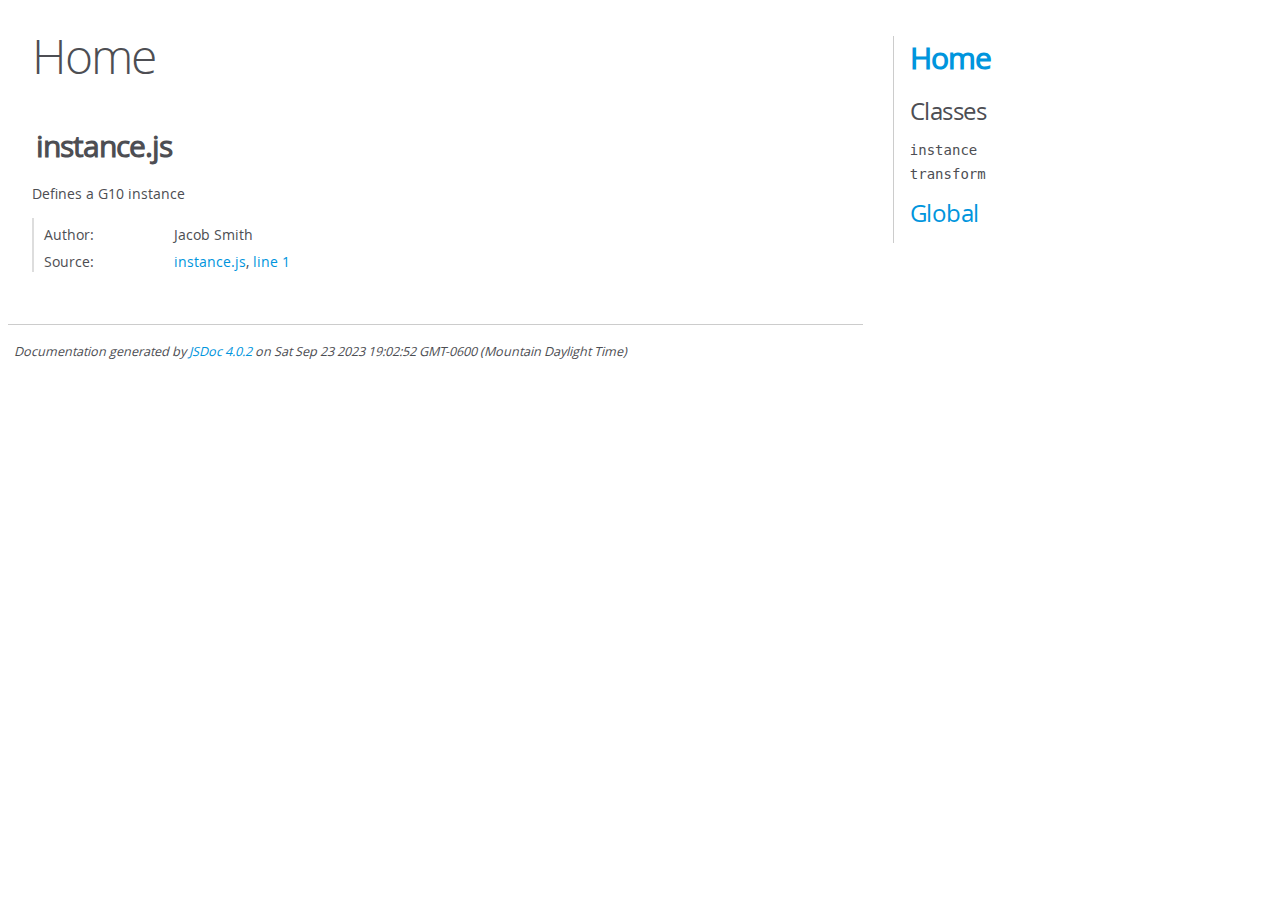
<file: docs/index.html>
<!DOCTYPE html>
<html lang="en">
<head>
    <meta charset="utf-8">
    <title>JSDoc: Home</title>

    <script src="scripts/prettify/prettify.js"> </script>
    <script src="scripts/prettify/lang-css.js"> </script>
    <!--[if lt IE 9]>
      <script src="//html5shiv.googlecode.com/svn/trunk/html5.js"></script>
    <![endif]-->
    <link type="text/css" rel="stylesheet" href="styles/prettify-tomorrow.css">
    <link type="text/css" rel="stylesheet" href="styles/jsdoc-default.css">
</head>

<body>

<div id="main">

    <h1 class="page-title">Home</h1>

    



    


    <h3> </h3>










    












<section>

<header>
    
        <h2>instance.js</h2>
        
    
</header>

<article>
    <div class="container-overview">
    
        
            <div class="description">Defines a G10 instance</div>
        

        


<dl class="details">

    

    

    

    

    

    

    

    

    
    <dt class="tag-author">Author:</dt>
    <dd class="tag-author">
        <ul>
            <li>Jacob Smith</li>
        </ul>
    </dd>
    

    

    

    

    
    <dt class="tag-source">Source:</dt>
    <dd class="tag-source"><ul class="dummy"><li>
        <a href="instance.js.html">instance.js</a>, <a href="instance.js.html#line1">line 1</a>
    </li></ul></dd>
    

    

    

    
</dl>


        
    
    </div>

    

    

    

    

    

    

    

    

    

    
</article>

</section>




</div>

<nav>
    <h2><a href="index.html">Home</a></h2><h3>Classes</h3><ul><li><a href="instance.html">instance</a></li><li><a href="global.html#transform">transform</a></li></ul><h3><a href="global.html">Global</a></h3>
</nav>

<br class="clear">

<footer>
    Documentation generated by <a href="https://github.com/jsdoc/jsdoc">JSDoc 4.0.2</a> on Sat Sep 23 2023 19:02:52 GMT-0600 (Mountain Daylight Time)
</footer>

<script> prettyPrint(); </script>
<script src="scripts/linenumber.js"> </script>
</body>
</html>
</file>
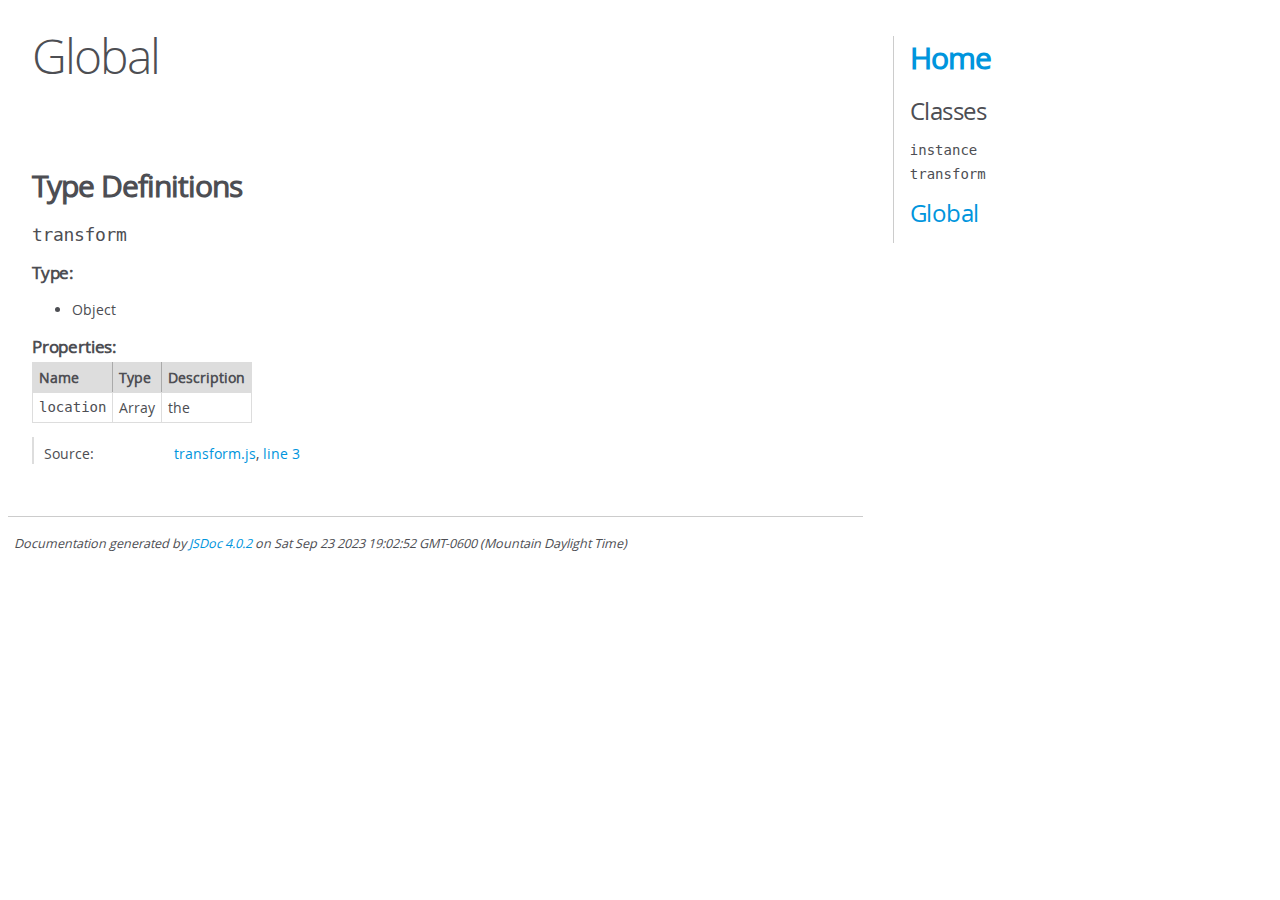
<file: docs/global.html>
<!DOCTYPE html>
<html lang="en">
<head>
    <meta charset="utf-8">
    <title>JSDoc: Global</title>

    <script src="scripts/prettify/prettify.js"> </script>
    <script src="scripts/prettify/lang-css.js"> </script>
    <!--[if lt IE 9]>
      <script src="//html5shiv.googlecode.com/svn/trunk/html5.js"></script>
    <![endif]-->
    <link type="text/css" rel="stylesheet" href="styles/prettify-tomorrow.css">
    <link type="text/css" rel="stylesheet" href="styles/jsdoc-default.css">
</head>

<body>

<div id="main">

    <h1 class="page-title">Global</h1>

    




<section>

<header>
    
        <h2></h2>
        
    
</header>

<article>
    <div class="container-overview">
    
        

        


<dl class="details">

    

    

    

    

    

    

    

    

    

    

    

    

    

    

    

    
</dl>


        
    
    </div>

    

    

    

    

    

    

    

    

    
        <h3 class="subsection-title">Type Definitions</h3>

        
                
<h4 class="name" id="transform">transform</h4>






    <h5>Type:</h5>
    <ul>
        <li>
            
<span class="param-type">Object</span>


        </li>
    </ul>





    <h5 class="subsection-title">Properties:</h5>

    

<table class="props">
    <thead>
    <tr>
        
        <th>Name</th>
        

        <th>Type</th>

        

        

        <th class="last">Description</th>
    </tr>
    </thead>

    <tbody>
    

        <tr>
            
                <td class="name"><code>location</code></td>
            

            <td class="type">
            
                
<span class="param-type">Array</span>


            
            </td>

            

            

            <td class="description last">the</td>
        </tr>

    
    </tbody>
</table>




<dl class="details">

    

    

    

    

    

    

    

    

    

    

    

    

    
    <dt class="tag-source">Source:</dt>
    <dd class="tag-source"><ul class="dummy"><li>
        <a href="transform.js.html">transform.js</a>, <a href="transform.js.html#line3">line 3</a>
    </li></ul></dd>
    

    

    

    
</dl>






            
    

    
</article>

</section>




</div>

<nav>
    <h2><a href="index.html">Home</a></h2><h3>Classes</h3><ul><li><a href="instance.html">instance</a></li><li><a href="global.html#transform">transform</a></li></ul><h3><a href="global.html">Global</a></h3>
</nav>

<br class="clear">

<footer>
    Documentation generated by <a href="https://github.com/jsdoc/jsdoc">JSDoc 4.0.2</a> on Sat Sep 23 2023 19:02:52 GMT-0600 (Mountain Daylight Time)
</footer>

<script> prettyPrint(); </script>
<script src="scripts/linenumber.js"> </script>
</body>
</html>
</file>
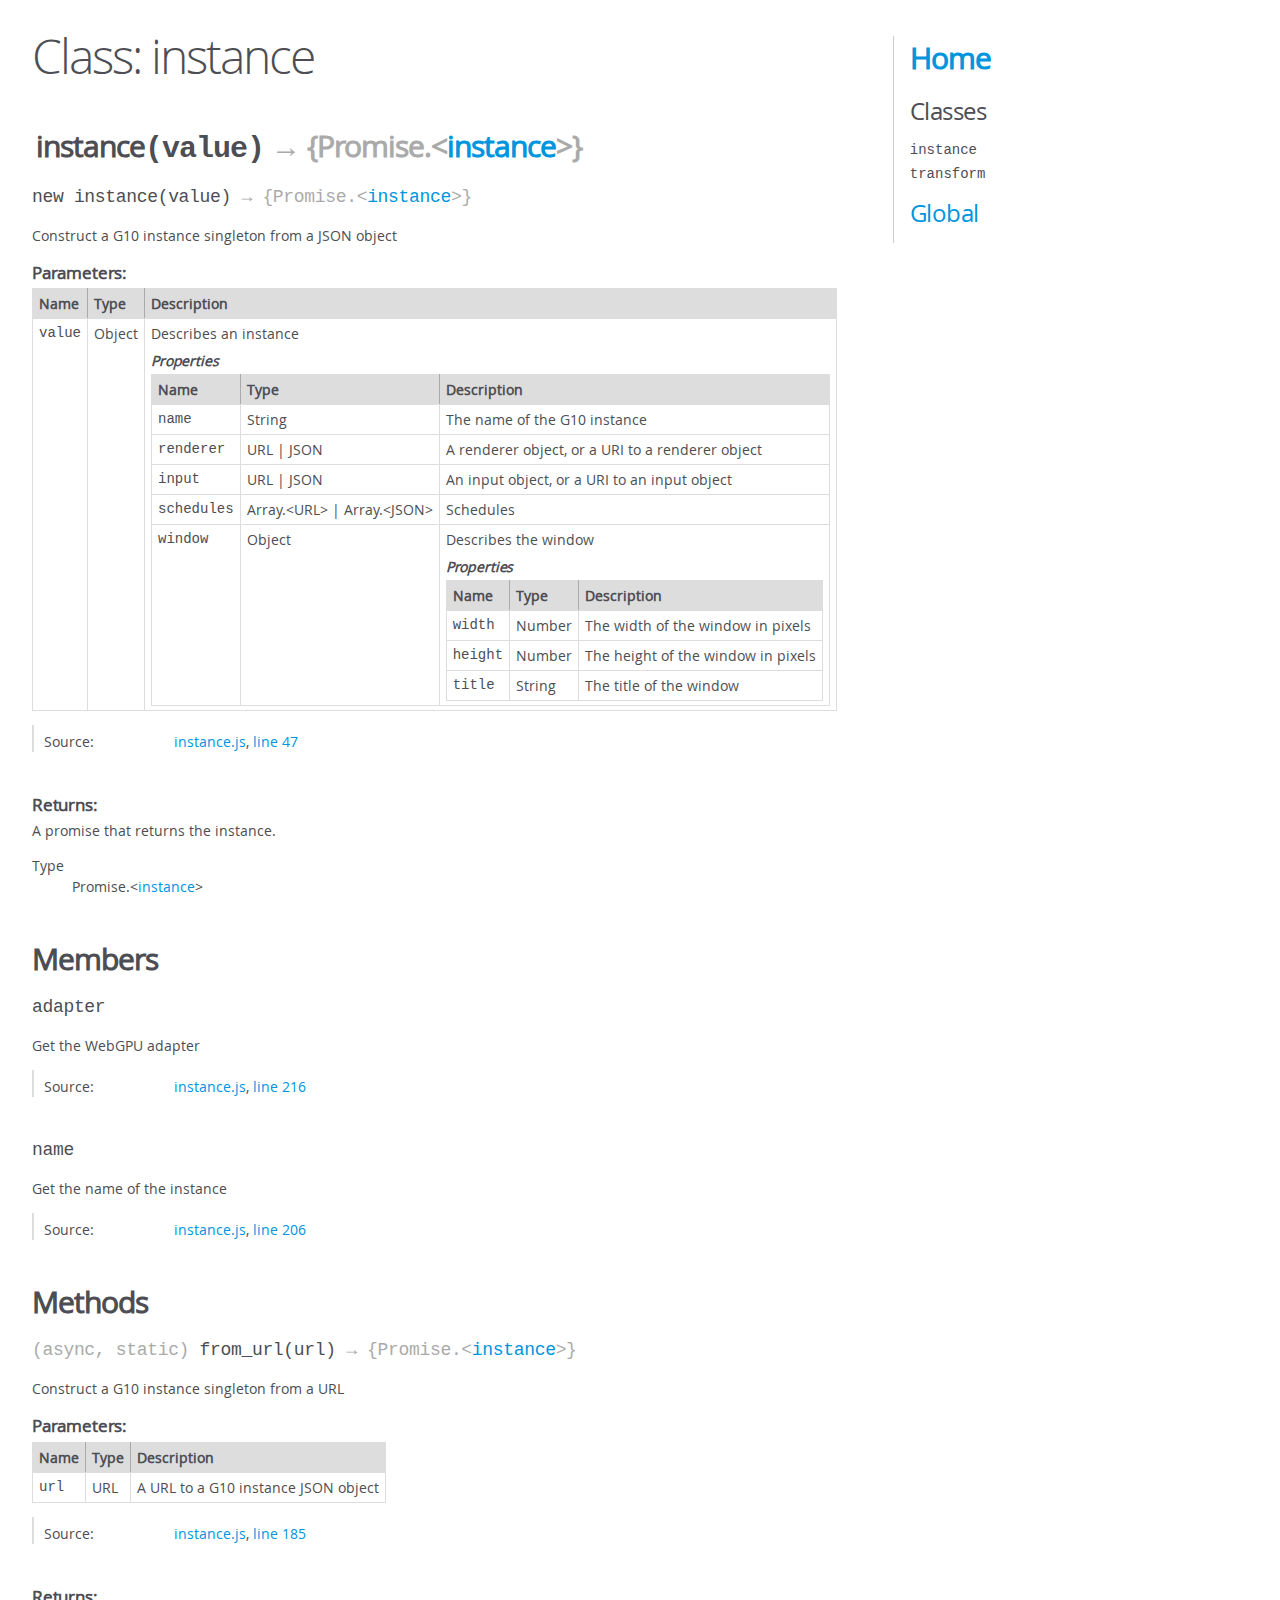
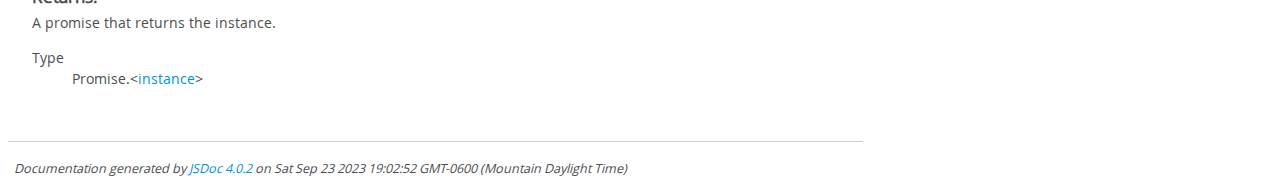
<file: docs/instance.html>
<!DOCTYPE html>
<html lang="en">
<head>
    <meta charset="utf-8">
    <title>JSDoc: Class: instance</title>

    <script src="scripts/prettify/prettify.js"> </script>
    <script src="scripts/prettify/lang-css.js"> </script>
    <!--[if lt IE 9]>
      <script src="//html5shiv.googlecode.com/svn/trunk/html5.js"></script>
    <![endif]-->
    <link type="text/css" rel="stylesheet" href="styles/prettify-tomorrow.css">
    <link type="text/css" rel="stylesheet" href="styles/jsdoc-default.css">
</head>

<body>

<div id="main">

    <h1 class="page-title">Class: instance</h1>

    




<section>

<header>
    
        <h2><span class="attribs"><span class="type-signature"></span></span>instance<span class="signature">(value)</span><span class="type-signature"> &rarr; {Promise.&lt;<a href="instance.html">instance</a>>}</span></h2>
        
    
</header>

<article>
    <div class="container-overview">
    
        

    

    
    <h4 class="name" id="instance"><span class="type-signature"></span>new instance<span class="signature">(value)</span><span class="type-signature"> &rarr; {Promise.&lt;<a href="instance.html">instance</a>>}</span></h4>
    

    



<div class="description">
    Construct a G10 instance singleton from a JSON object
</div>









    <h5>Parameters:</h5>
    

<table class="params">
    <thead>
    <tr>
        
        <th>Name</th>
        

        <th>Type</th>

        

        

        <th class="last">Description</th>
    </tr>
    </thead>

    <tbody>
    

        <tr>
            
                <td class="name"><code>value</code></td>
            

            <td class="type">
            
                
<span class="param-type">Object</span>


            
            </td>

            

            

            <td class="description last">Describes an instance
                <h6>Properties</h6>
                

<table class="params">
    <thead>
    <tr>
        
        <th>Name</th>
        

        <th>Type</th>

        

        

        <th class="last">Description</th>
    </tr>
    </thead>

    <tbody>
    

        <tr>
            
                <td class="name"><code>name</code></td>
            

            <td class="type">
            
                
<span class="param-type">String</span>


            
            </td>

            

            

            <td class="description last">The name of the G10 instance</td>
        </tr>

    

        <tr>
            
                <td class="name"><code>renderer</code></td>
            

            <td class="type">
            
                
<span class="param-type">URL</span>
|

<span class="param-type">JSON</span>


            
            </td>

            

            

            <td class="description last">A renderer object, or a URI to a renderer object</td>
        </tr>

    

        <tr>
            
                <td class="name"><code>input</code></td>
            

            <td class="type">
            
                
<span class="param-type">URL</span>
|

<span class="param-type">JSON</span>


            
            </td>

            

            

            <td class="description last">An input object, or a URI to an input object</td>
        </tr>

    

        <tr>
            
                <td class="name"><code>schedules</code></td>
            

            <td class="type">
            
                
<span class="param-type">Array.&lt;URL></span>
|

<span class="param-type">Array.&lt;JSON></span>


            
            </td>

            

            

            <td class="description last">Schedules</td>
        </tr>

    

        <tr>
            
                <td class="name"><code>window</code></td>
            

            <td class="type">
            
                
<span class="param-type">Object</span>


            
            </td>

            

            

            <td class="description last">Describes the window
                <h6>Properties</h6>
                

<table class="params">
    <thead>
    <tr>
        
        <th>Name</th>
        

        <th>Type</th>

        

        

        <th class="last">Description</th>
    </tr>
    </thead>

    <tbody>
    

        <tr>
            
                <td class="name"><code>width</code></td>
            

            <td class="type">
            
                
<span class="param-type">Number</span>


            
            </td>

            

            

            <td class="description last">The width of the window in pixels</td>
        </tr>

    

        <tr>
            
                <td class="name"><code>height</code></td>
            

            <td class="type">
            
                
<span class="param-type">Number</span>


            
            </td>

            

            

            <td class="description last">The height of the window in pixels</td>
        </tr>

    

        <tr>
            
                <td class="name"><code>title</code></td>
            

            <td class="type">
            
                
<span class="param-type">String</span>


            
            </td>

            

            

            <td class="description last">The title of the window</td>
        </tr>

    
    </tbody>
</table>

            </td>
        </tr>

    
    </tbody>
</table>

            </td>
        </tr>

    
    </tbody>
</table>






<dl class="details">

    

    

    

    

    

    

    

    

    

    

    

    

    
    <dt class="tag-source">Source:</dt>
    <dd class="tag-source"><ul class="dummy"><li>
        <a href="instance.js.html">instance.js</a>, <a href="instance.js.html#line47">line 47</a>
    </li></ul></dd>
    

    

    

    
</dl>















<h5>Returns:</h5>

        
<div class="param-desc">
    A promise that returns the instance.
</div>



<dl>
    <dt>
        Type
    </dt>
    <dd>
        
<span class="param-type">Promise.&lt;<a href="instance.html">instance</a>></span>


    </dd>
</dl>

    





    
    </div>

    

    

    

    

    

    

    
        <h3 class="subsection-title">Members</h3>

        
            
<h4 class="name" id="adapter"><span class="type-signature"></span>adapter<span class="type-signature"></span></h4>




<div class="description">
    Get the WebGPU adapter
</div>







<dl class="details">

    

    

    

    

    

    

    

    

    

    

    

    

    
    <dt class="tag-source">Source:</dt>
    <dd class="tag-source"><ul class="dummy"><li>
        <a href="instance.js.html">instance.js</a>, <a href="instance.js.html#line216">line 216</a>
    </li></ul></dd>
    

    

    

    
</dl>






        
            
<h4 class="name" id="name"><span class="type-signature"></span>name<span class="type-signature"></span></h4>




<div class="description">
    Get the name of the instance
</div>







<dl class="details">

    

    

    

    

    

    

    

    

    

    

    

    

    
    <dt class="tag-source">Source:</dt>
    <dd class="tag-source"><ul class="dummy"><li>
        <a href="instance.js.html">instance.js</a>, <a href="instance.js.html#line206">line 206</a>
    </li></ul></dd>
    

    

    

    
</dl>






        
    

    
        <h3 class="subsection-title">Methods</h3>

        
            

    

    
    <h4 class="name" id=".from_url"><span class="type-signature">(async, static) </span>from_url<span class="signature">(url)</span><span class="type-signature"> &rarr; {Promise.&lt;<a href="instance.html">instance</a>>}</span></h4>
    

    



<div class="description">
    Construct a G10 instance singleton from a URL
</div>









    <h5>Parameters:</h5>
    

<table class="params">
    <thead>
    <tr>
        
        <th>Name</th>
        

        <th>Type</th>

        

        

        <th class="last">Description</th>
    </tr>
    </thead>

    <tbody>
    

        <tr>
            
                <td class="name"><code>url</code></td>
            

            <td class="type">
            
                
<span class="param-type">URL</span>


            
            </td>

            

            

            <td class="description last">A URL to a G10 instance JSON object</td>
        </tr>

    
    </tbody>
</table>






<dl class="details">

    

    

    

    

    

    

    

    

    

    

    

    

    
    <dt class="tag-source">Source:</dt>
    <dd class="tag-source"><ul class="dummy"><li>
        <a href="instance.js.html">instance.js</a>, <a href="instance.js.html#line185">line 185</a>
    </li></ul></dd>
    

    

    

    
</dl>















<h5>Returns:</h5>

        
<div class="param-desc">
    A promise that returns the instance.
</div>



<dl>
    <dt>
        Type
    </dt>
    <dd>
        
<span class="param-type">Promise.&lt;<a href="instance.html">instance</a>></span>


    </dd>
</dl>

    





        
    

    

    
</article>

</section>




</div>

<nav>
    <h2><a href="index.html">Home</a></h2><h3>Classes</h3><ul><li><a href="instance.html">instance</a></li><li><a href="global.html#transform">transform</a></li></ul><h3><a href="global.html">Global</a></h3>
</nav>

<br class="clear">

<footer>
    Documentation generated by <a href="https://github.com/jsdoc/jsdoc">JSDoc 4.0.2</a> on Sat Sep 23 2023 19:02:52 GMT-0600 (Mountain Daylight Time)
</footer>

<script> prettyPrint(); </script>
<script src="scripts/linenumber.js"> </script>
</body>
</html>
</file>
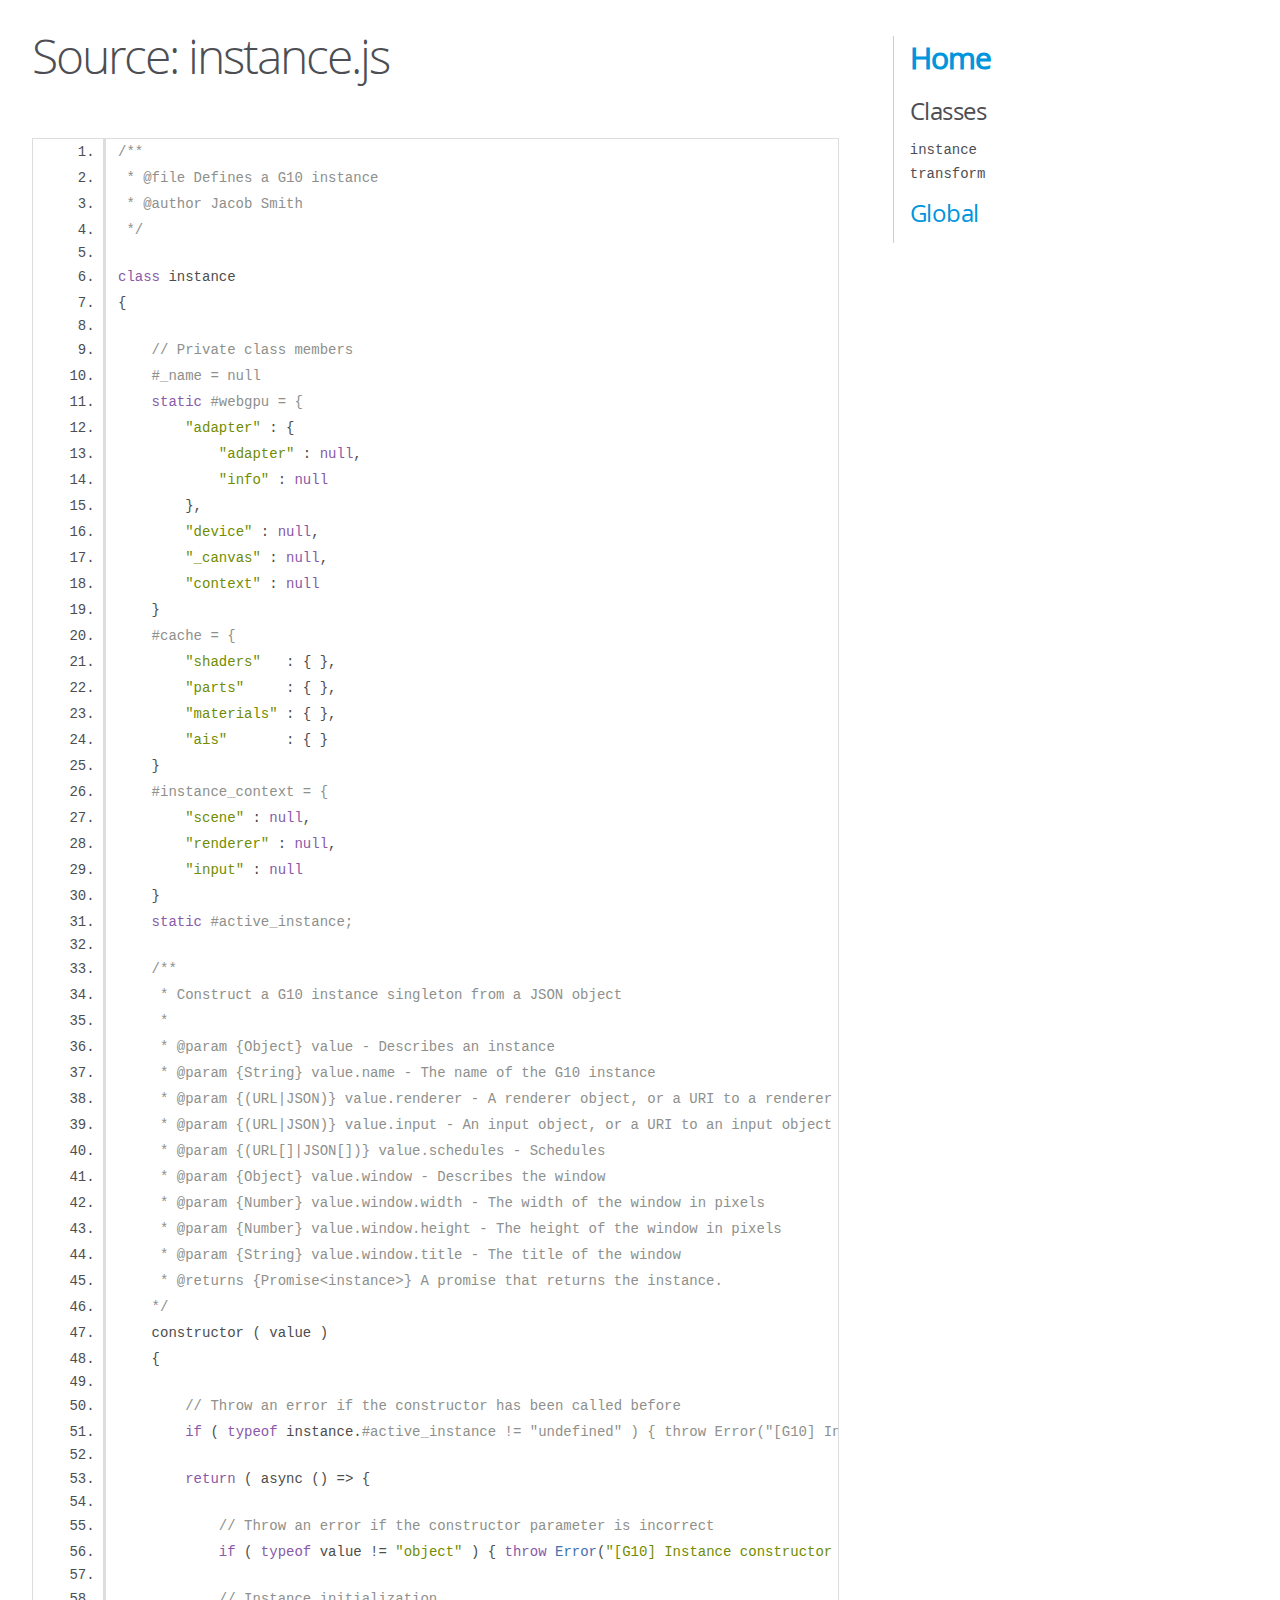
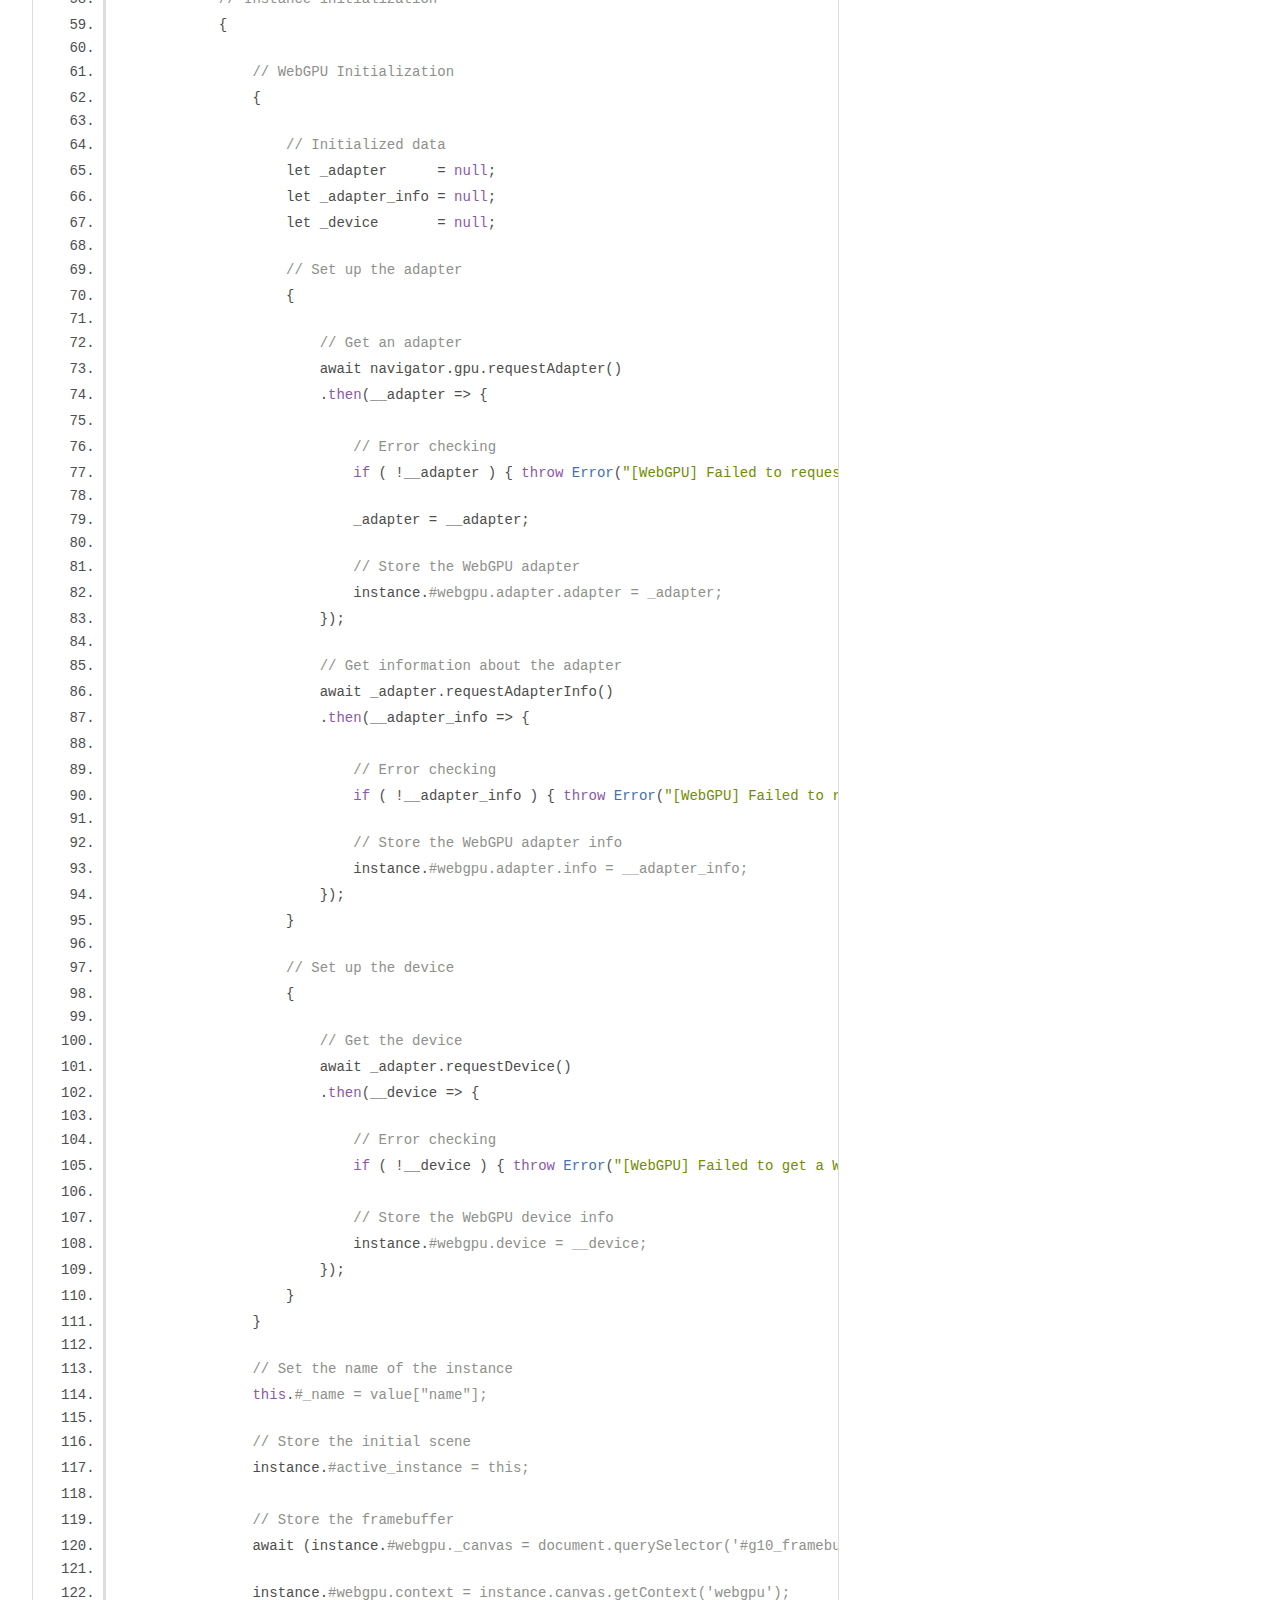
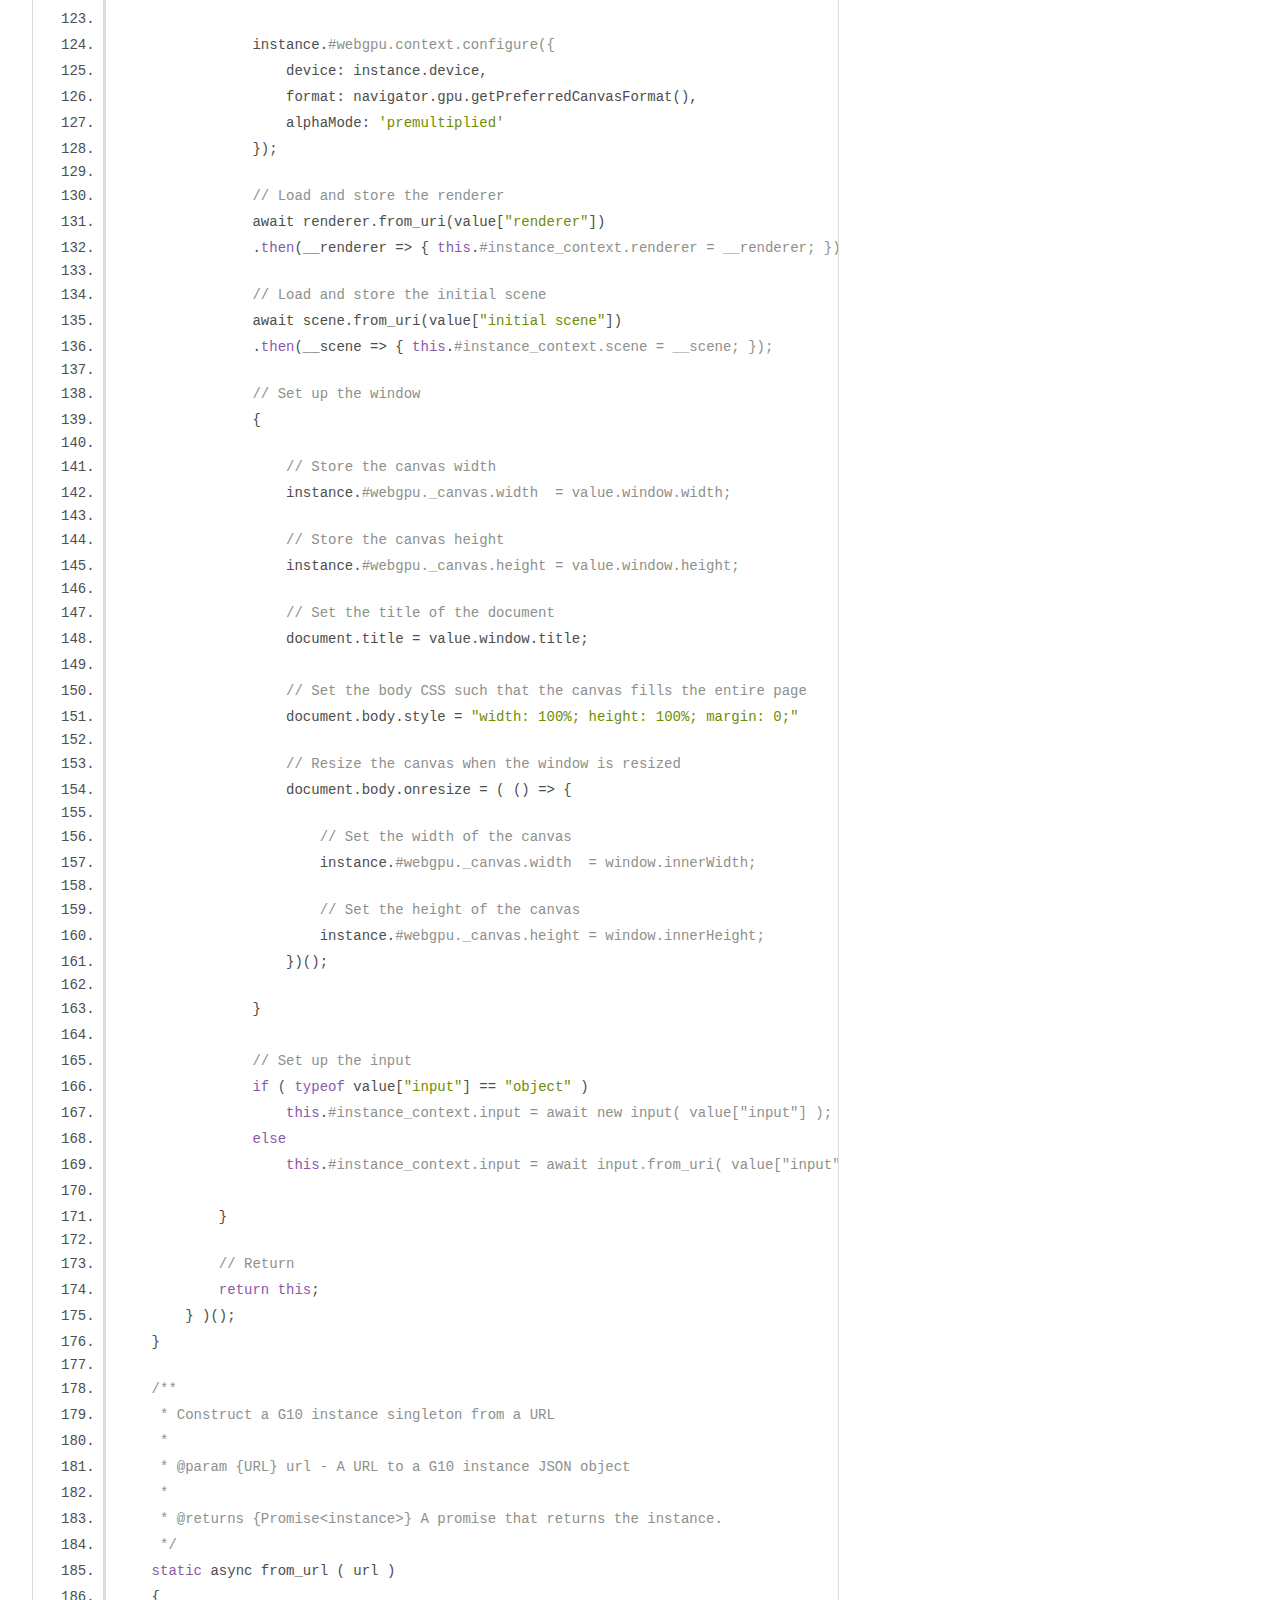
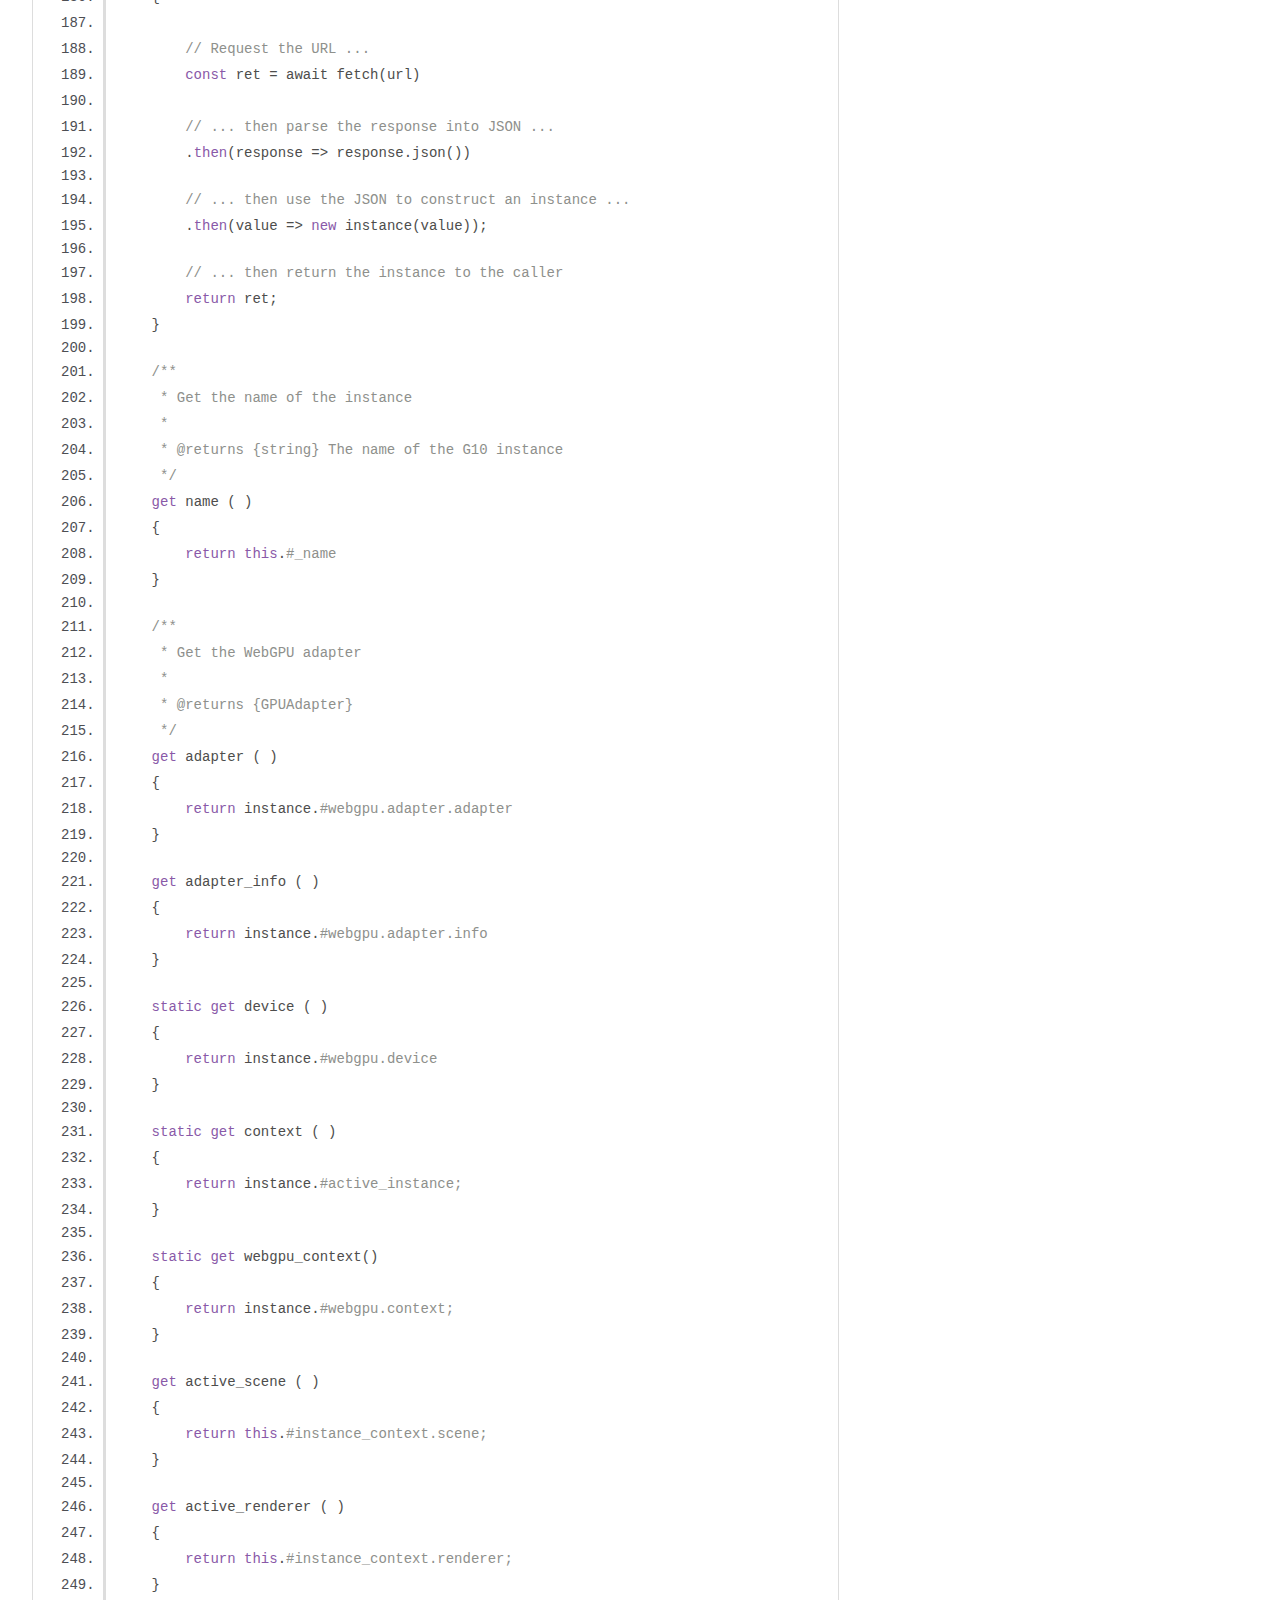
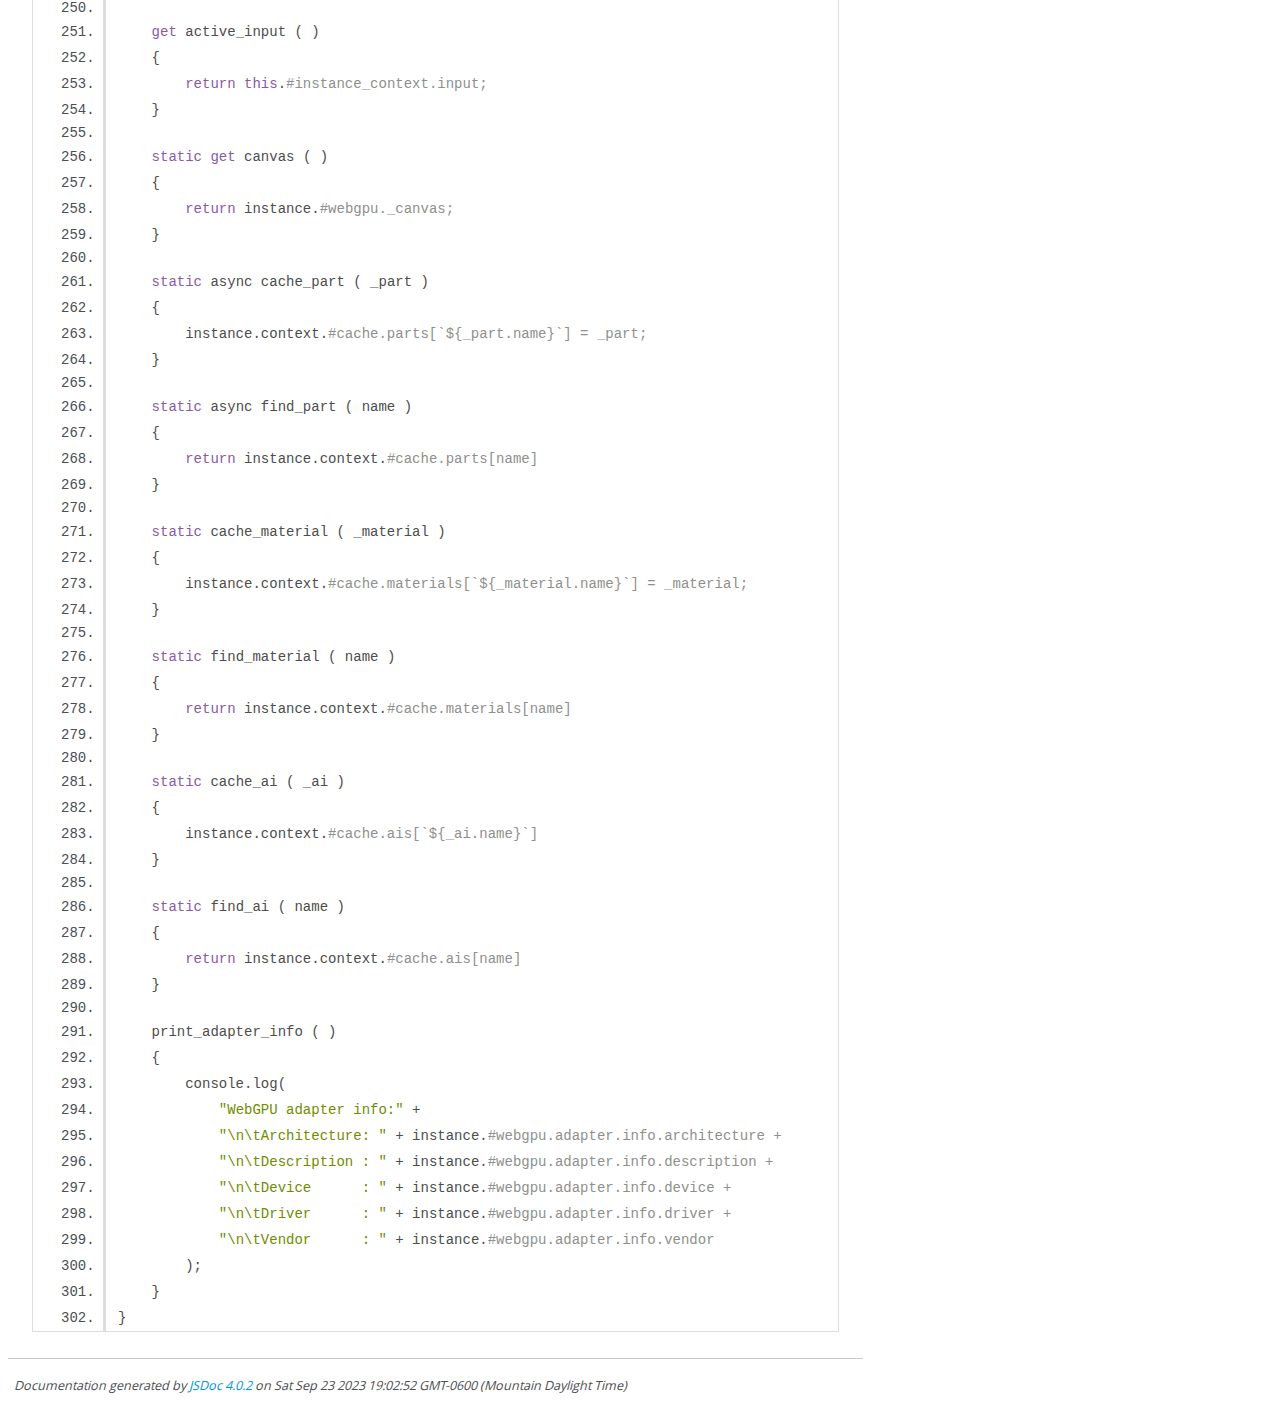
<file: docs/instance.js.html>
<!DOCTYPE html>
<html lang="en">
<head>
    <meta charset="utf-8">
    <title>JSDoc: Source: instance.js</title>

    <script src="scripts/prettify/prettify.js"> </script>
    <script src="scripts/prettify/lang-css.js"> </script>
    <!--[if lt IE 9]>
      <script src="//html5shiv.googlecode.com/svn/trunk/html5.js"></script>
    <![endif]-->
    <link type="text/css" rel="stylesheet" href="styles/prettify-tomorrow.css">
    <link type="text/css" rel="stylesheet" href="styles/jsdoc-default.css">
</head>

<body>

<div id="main">

    <h1 class="page-title">Source: instance.js</h1>

    



    
    <section>
        <article>
            <pre class="prettyprint source linenums"><code>/**
 * @file Defines a G10 instance
 * @author Jacob Smith
 */

class instance
{

    // Private class members
    #_name = null
    static #webgpu = {
        "adapter" : {
            "adapter" : null,
            "info" : null
        },
        "device" : null,
        "_canvas" : null,
        "context" : null
    }
    #cache = {
        "shaders"   : { },
        "parts"     : { },
        "materials" : { },
        "ais"       : { }
    }
    #instance_context = { 
        "scene" : null,
        "renderer" : null,
        "input" : null
    }
    static #active_instance;

    /**
     * Construct a G10 instance singleton from a JSON object
     * 
     * @param {Object} value - Describes an instance
     * @param {String} value.name - The name of the G10 instance
     * @param {(URL|JSON)} value.renderer - A renderer object, or a URI to a renderer object
     * @param {(URL|JSON)} value.input - An input object, or a URI to an input object
     * @param {(URL[]|JSON[])} value.schedules - Schedules
     * @param {Object} value.window - Describes the window
     * @param {Number} value.window.width - The width of the window in pixels
     * @param {Number} value.window.height - The height of the window in pixels
     * @param {String} value.window.title - The title of the window
     * @returns {Promise&lt;instance>} A promise that returns the instance.
    */
    constructor ( value )
    {

        // Throw an error if the constructor has been called before
        if ( typeof instance.#active_instance != "undefined" ) { throw Error("[G10] Instance has already been constructed.") }

        return ( async () => {

            // Throw an error if the constructor parameter is incorrect
            if ( typeof value != "object" ) { throw Error("[G10] Instance constructor must be parameterized with an object matching the instance schema:\n https://schema.g10.app/instance.json"); }

            // Instance initialization
            {

                // WebGPU Initialization
                {

                    // Initialized data
                    let _adapter      = null;
                    let _adapter_info = null;
                    let _device       = null;

                    // Set up the adapter
                    {

                        // Get an adapter
                        await navigator.gpu.requestAdapter()
                        .then(__adapter => {
                            
                            // Error checking
                            if ( !__adapter ) { throw Error("[WebGPU] Failed to request WebGPU adapter!"); }

                            _adapter = __adapter;

                            // Store the WebGPU adapter
                            instance.#webgpu.adapter.adapter = _adapter;
                        });

                        // Get information about the adapter
                        await _adapter.requestAdapterInfo()
                        .then(__adapter_info => {
                            
                            // Error checking
                            if ( !__adapter_info ) { throw Error("[WebGPU] Failed to request WebGPU adapter info!"); }

                            // Store the WebGPU adapter info
                            instance.#webgpu.adapter.info = __adapter_info;
                        });
                    }

                    // Set up the device
                    {

                        // Get the device
                        await _adapter.requestDevice()
                        .then(__device => {

                            // Error checking
                            if ( !__device ) { throw Error("[WebGPU] Failed to get a WebGPU device!"); }
                            
                            // Store the WebGPU device info
                            instance.#webgpu.device = __device;
                        });
                    }
                }

                // Set the name of the instance
                this.#_name = value["name"];

                // Store the initial scene
                instance.#active_instance = this;
                
                // Store the framebuffer
                await (instance.#webgpu._canvas = document.querySelector('#g10_framebuffer'));

                instance.#webgpu.context = instance.canvas.getContext('webgpu');
        
                instance.#webgpu.context.configure({
                    device: instance.device,
                    format: navigator.gpu.getPreferredCanvasFormat(),
                    alphaMode: 'premultiplied'
                });

                // Load and store the renderer
                await renderer.from_uri(value["renderer"])
                .then(__renderer => { this.#instance_context.renderer = __renderer; });

                // Load and store the initial scene
                await scene.from_uri(value["initial scene"])
                .then(__scene => { this.#instance_context.scene = __scene; });

                // Set up the window
                {

                    // Store the canvas width
                    instance.#webgpu._canvas.width  = value.window.width;

                    // Store the canvas height
                    instance.#webgpu._canvas.height = value.window.height;

                    // Set the title of the document
                    document.title = value.window.title;
                    
                    // Set the body CSS such that the canvas fills the entire page
                    document.body.style = "width: 100%; height: 100%; margin: 0;"

                    // Resize the canvas when the window is resized
                    document.body.onresize = ( () => {

                        // Set the width of the canvas
                        instance.#webgpu._canvas.width  = window.innerWidth;

                        // Set the height of the canvas
                        instance.#webgpu._canvas.height = window.innerHeight;
                    })();

                }     
                
                // Set up the input
                if ( typeof value["input"] == "object" )
                    this.#instance_context.input = await new input( value["input"] );
                else
                    this.#instance_context.input = await input.from_uri( value["input"] );
                
            }

            // Return
            return this;
        } )();
    }

    /**
     * Construct a G10 instance singleton from a URL
     * 
     * @param {URL} url - A URL to a G10 instance JSON object
     * 
     * @returns {Promise&lt;instance>} A promise that returns the instance.
     */
    static async from_url ( url )
    {
        
        // Request the URL ...
        const ret = await fetch(url)
        
        // ... then parse the response into JSON ...
        .then(response => response.json())

        // ... then use the JSON to construct an instance ...
        .then(value => new instance(value));

        // ... then return the instance to the caller
        return ret;
    }

    /**
     * Get the name of the instance
     *
     * @returns {string} The name of the G10 instance
     */
    get name ( )
    {
        return this.#_name
    }

    /**
     * Get the WebGPU adapter
     * 
     * @returns {GPUAdapter}
     */
    get adapter ( )
    {
        return instance.#webgpu.adapter.adapter
    }

    get adapter_info ( )
    {
        return instance.#webgpu.adapter.info
    }

    static get device ( )
    {       
        return instance.#webgpu.device
    }

    static get context ( )
    {
        return instance.#active_instance;
    }

    static get webgpu_context()
    {
        return instance.#webgpu.context;
    }

    get active_scene ( )
    {
        return this.#instance_context.scene;
    }

    get active_renderer ( )
    {
        return this.#instance_context.renderer;
    }

    get active_input ( )
    {
        return this.#instance_context.input;
    }

    static get canvas ( )
    {
        return instance.#webgpu._canvas;
    }

    static async cache_part ( _part )
    {
        instance.context.#cache.parts[`${_part.name}`] = _part;
    }

    static async find_part ( name )
    {
        return instance.context.#cache.parts[name]
    }

    static cache_material ( _material )
    {
        instance.context.#cache.materials[`${_material.name}`] = _material;
    }

    static find_material ( name )
    {
        return instance.context.#cache.materials[name]
    }

    static cache_ai ( _ai )
    {
        instance.context.#cache.ais[`${_ai.name}`]
    }

    static find_ai ( name )
    {
        return instance.context.#cache.ais[name]
    }

    print_adapter_info ( )
    {
        console.log(
            "WebGPU adapter info:" + 
            "\n\tArchitecture: " + instance.#webgpu.adapter.info.architecture +
            "\n\tDescription : " + instance.#webgpu.adapter.info.description +
            "\n\tDevice      : " + instance.#webgpu.adapter.info.device +
            "\n\tDriver      : " + instance.#webgpu.adapter.info.driver +
            "\n\tVendor      : " + instance.#webgpu.adapter.info.vendor 
        );
    }
}</code></pre>
        </article>
    </section>




</div>

<nav>
    <h2><a href="index.html">Home</a></h2><h3>Classes</h3><ul><li><a href="instance.html">instance</a></li><li><a href="global.html#transform">transform</a></li></ul><h3><a href="global.html">Global</a></h3>
</nav>

<br class="clear">

<footer>
    Documentation generated by <a href="https://github.com/jsdoc/jsdoc">JSDoc 4.0.2</a> on Sat Sep 23 2023 19:02:52 GMT-0600 (Mountain Daylight Time)
</footer>

<script> prettyPrint(); </script>
<script src="scripts/linenumber.js"> </script>
</body>
</html>
</file>
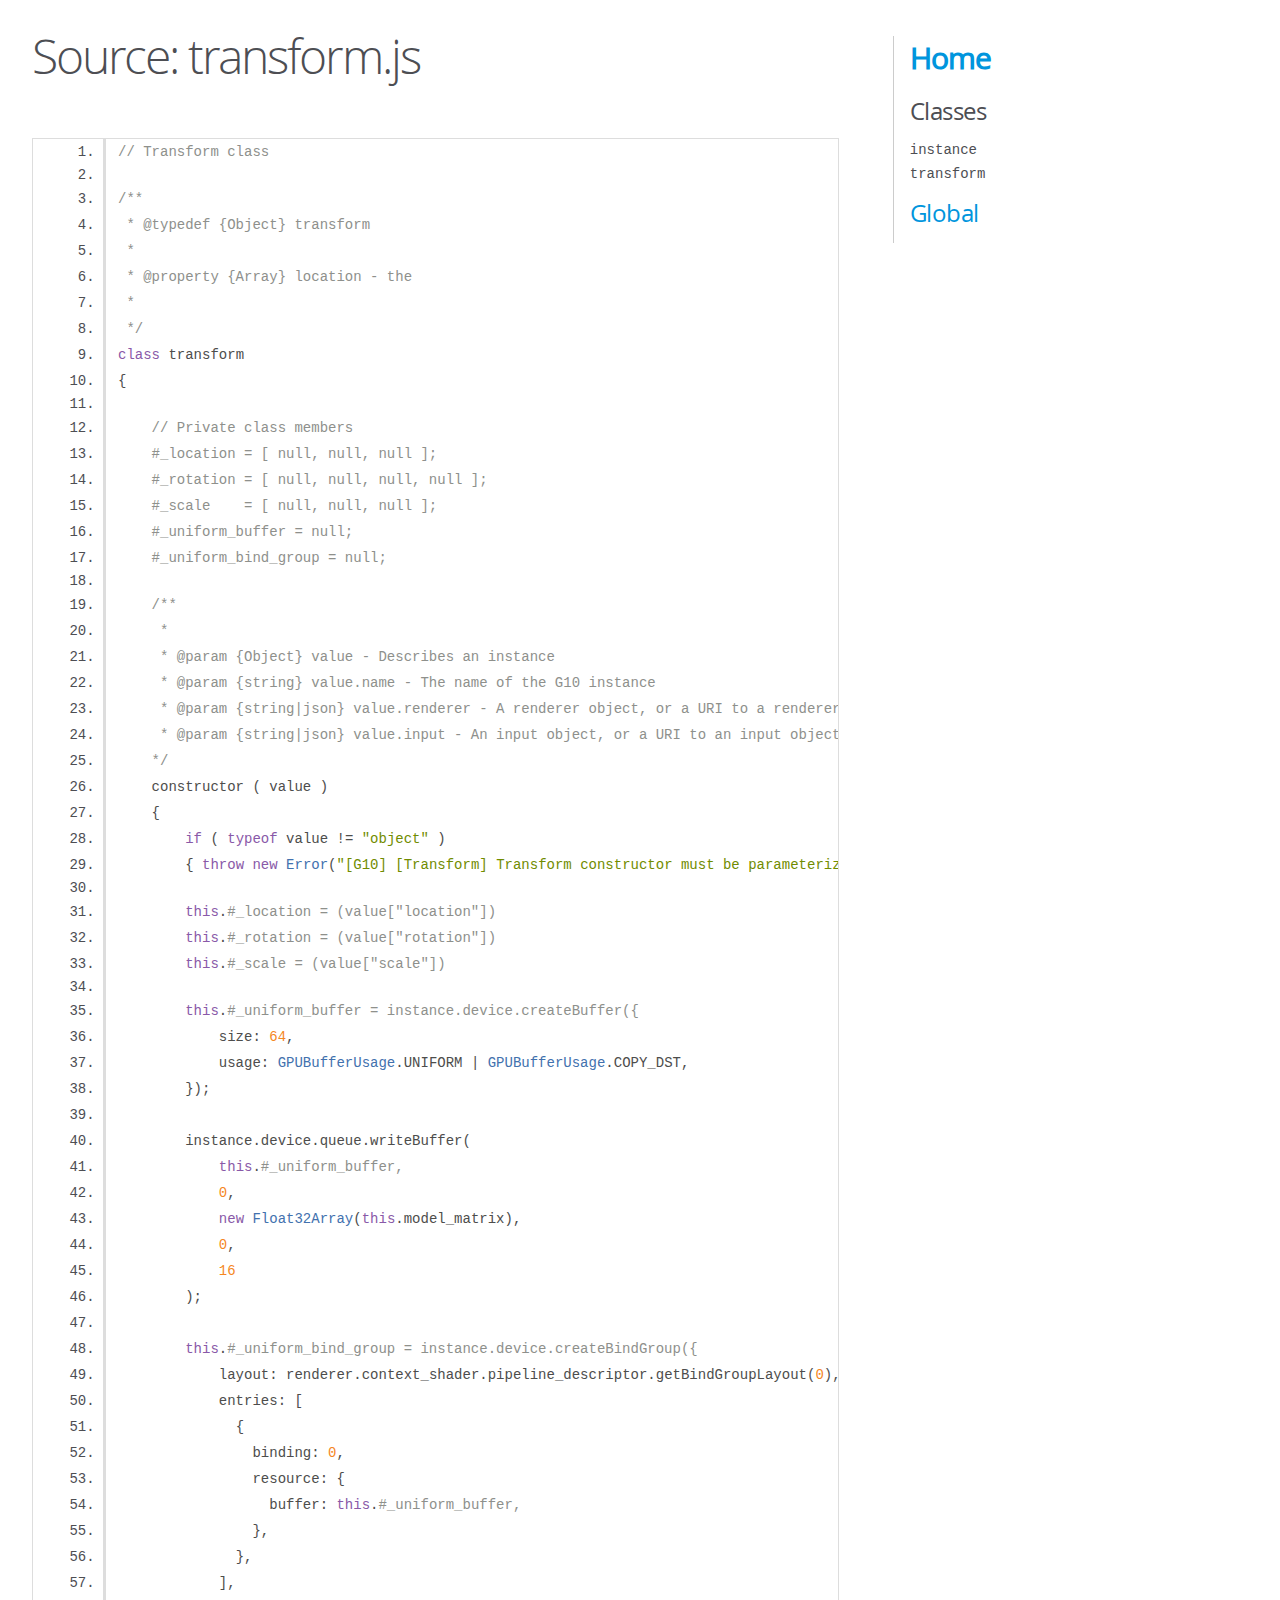
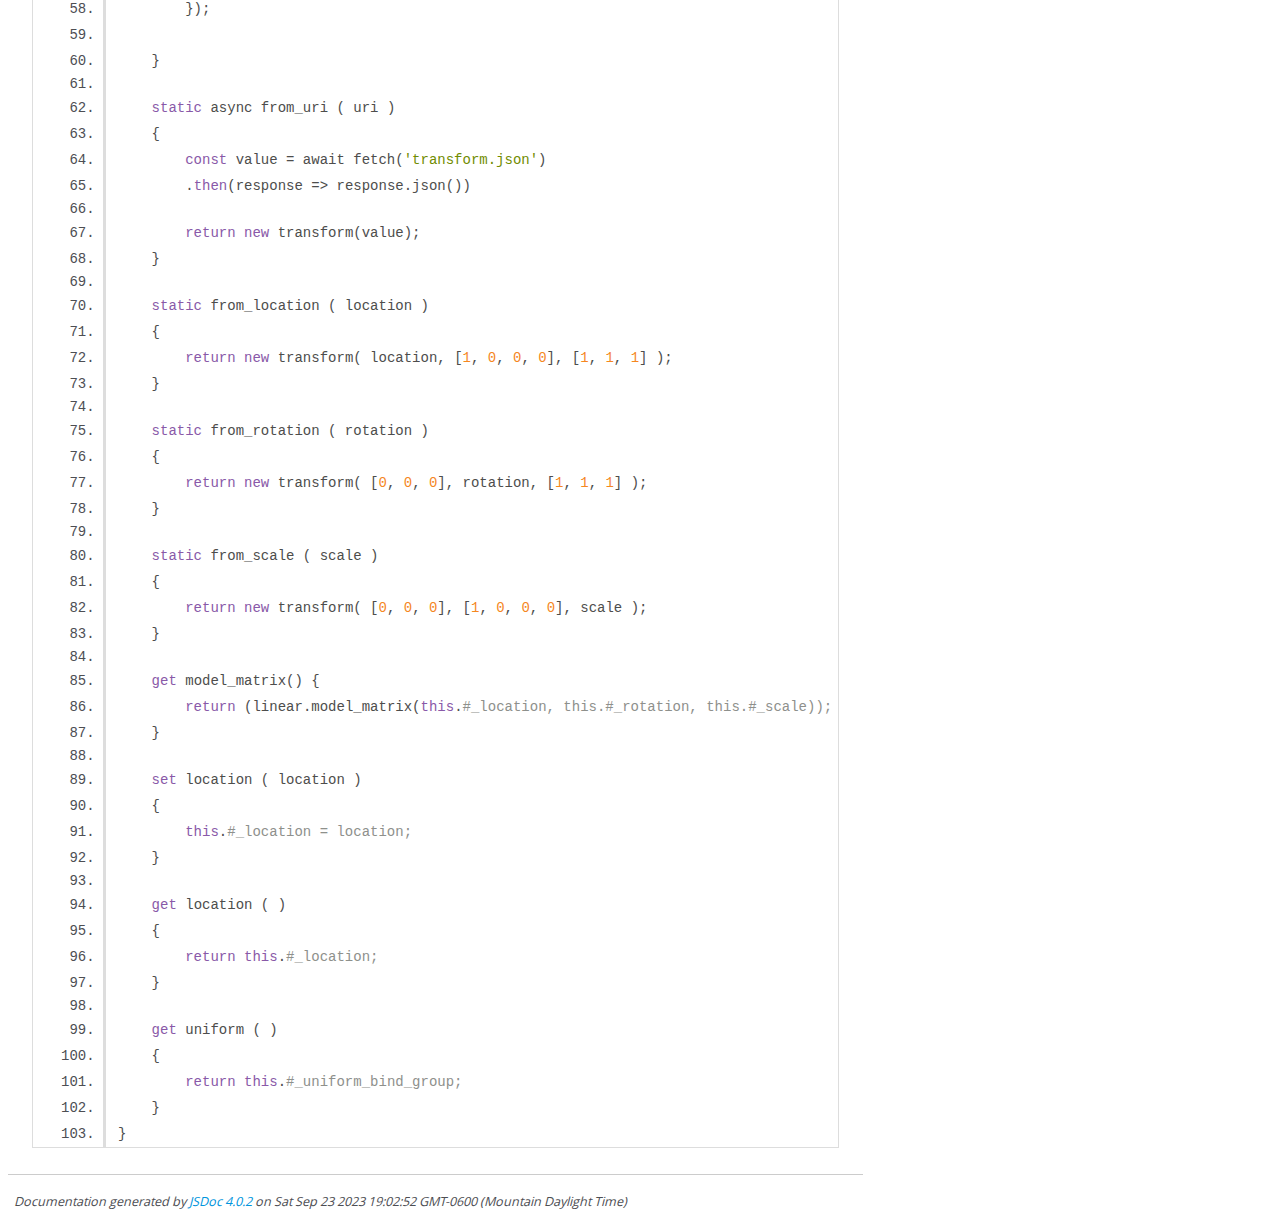
<file: docs/transform.js.html>
<!DOCTYPE html>
<html lang="en">
<head>
    <meta charset="utf-8">
    <title>JSDoc: Source: transform.js</title>

    <script src="scripts/prettify/prettify.js"> </script>
    <script src="scripts/prettify/lang-css.js"> </script>
    <!--[if lt IE 9]>
      <script src="//html5shiv.googlecode.com/svn/trunk/html5.js"></script>
    <![endif]-->
    <link type="text/css" rel="stylesheet" href="styles/prettify-tomorrow.css">
    <link type="text/css" rel="stylesheet" href="styles/jsdoc-default.css">
</head>

<body>

<div id="main">

    <h1 class="page-title">Source: transform.js</h1>

    



    
    <section>
        <article>
            <pre class="prettyprint source linenums"><code>// Transform class

/**
 * @typedef {Object} transform
 * 
 * @property {Array} location - the 
 * 
 */
class transform
{

    // Private class members
    #_location = [ null, null, null ];
    #_rotation = [ null, null, null, null ];
    #_scale    = [ null, null, null ];
    #_uniform_buffer = null;
    #_uniform_bind_group = null;

    /**
     * 
     * @param {Object} value - Describes an instance
     * @param {string} value.name - The name of the G10 instance
     * @param {string|json} value.renderer - A renderer object, or a URI to a renderer object
     * @param {string|json} value.input - An input object, or a URI to an input object
    */
    constructor ( value )
    {
        if ( typeof value != "object" )
        { throw new Error("[G10] [Transform] Transform constructor must be parameterized with an object matching the transform schema:\n https://schema.g10.app/transform.json") }

        this.#_location = (value["location"])
        this.#_rotation = (value["rotation"])
        this.#_scale = (value["scale"])

        this.#_uniform_buffer = instance.device.createBuffer({
            size: 64,
            usage: GPUBufferUsage.UNIFORM | GPUBufferUsage.COPY_DST,
        });
        
        instance.device.queue.writeBuffer(
            this.#_uniform_buffer,
            0,
            new Float32Array(this.model_matrix),
            0,
            16
        );
        
        this.#_uniform_bind_group = instance.device.createBindGroup({
            layout: renderer.context_shader.pipeline_descriptor.getBindGroupLayout(0),
            entries: [
              {
                binding: 0,
                resource: {
                  buffer: this.#_uniform_buffer,
                },
              },
            ],
        });
        
    }

    static async from_uri ( uri )
    {
        const value = await fetch('transform.json')
        .then(response => response.json())

        return new transform(value);
    }

    static from_location ( location )
    {
        return new transform( location, [1, 0, 0, 0], [1, 1, 1] );
    }

    static from_rotation ( rotation )
    {
        return new transform( [0, 0, 0], rotation, [1, 1, 1] );
    }

    static from_scale ( scale )
    {
        return new transform( [0, 0, 0], [1, 0, 0, 0], scale );
    }

    get model_matrix() {
        return (linear.model_matrix(this.#_location, this.#_rotation, this.#_scale));
    }

    set location ( location )
    {
        this.#_location = location;
    }

    get location ( )
    {
        return this.#_location;
    }

    get uniform ( )
    {
        return this.#_uniform_bind_group;
    }
}</code></pre>
        </article>
    </section>




</div>

<nav>
    <h2><a href="index.html">Home</a></h2><h3>Classes</h3><ul><li><a href="instance.html">instance</a></li><li><a href="global.html#transform">transform</a></li></ul><h3><a href="global.html">Global</a></h3>
</nav>

<br class="clear">

<footer>
    Documentation generated by <a href="https://github.com/jsdoc/jsdoc">JSDoc 4.0.2</a> on Sat Sep 23 2023 19:02:52 GMT-0600 (Mountain Daylight Time)
</footer>

<script> prettyPrint(); </script>
<script src="scripts/linenumber.js"> </script>
</body>
</html>
</file>
<file: docs/styles/prettify-tomorrow.css>
/* Tomorrow Theme */
/* Original theme - https://github.com/chriskempson/tomorrow-theme */
/* Pretty printing styles. Used with prettify.js. */
/* SPAN elements with the classes below are added by prettyprint. */
/* plain text */
.pln {
  color: #4d4d4c; }

@media screen {
  /* string content */
  .str {
    color: #718c00; }

  /* a keyword */
  .kwd {
    color: #8959a8; }

  /* a comment */
  .com {
    color: #8e908c; }

  /* a type name */
  .typ {
    color: #4271ae; }

  /* a literal value */
  .lit {
    color: #f5871f; }

  /* punctuation */
  .pun {
    color: #4d4d4c; }

  /* lisp open bracket */
  .opn {
    color: #4d4d4c; }

  /* lisp close bracket */
  .clo {
    color: #4d4d4c; }

  /* a markup tag name */
  .tag {
    color: #c82829; }

  /* a markup attribute name */
  .atn {
    color: #f5871f; }

  /* a markup attribute value */
  .atv {
    color: #3e999f; }

  /* a declaration */
  .dec {
    color: #f5871f; }

  /* a variable name */
  .var {
    color: #c82829; }

  /* a function name */
  .fun {
    color: #4271ae; } }
/* Use higher contrast and text-weight for printable form. */
@media print, projection {
  .str {
    color: #060; }

  .kwd {
    color: #006;
    font-weight: bold; }

  .com {
    color: #600;
    font-style: italic; }

  .typ {
    color: #404;
    font-weight: bold; }

  .lit {
    color: #044; }

  .pun, .opn, .clo {
    color: #440; }

  .tag {
    color: #006;
    font-weight: bold; }

  .atn {
    color: #404; }

  .atv {
    color: #060; } }
/* Style */
/*
pre.prettyprint {
  background: white;
  font-family: Consolas, Monaco, 'Andale Mono', monospace;
  font-size: 12px;
  line-height: 1.5;
  border: 1px solid #ccc;
  padding: 10px; }
*/

/* Specify class=linenums on a pre to get line numbering */
ol.linenums {
  margin-top: 0;
  margin-bottom: 0; }

/* IE indents via margin-left */
li.L0,
li.L1,
li.L2,
li.L3,
li.L4,
li.L5,
li.L6,
li.L7,
li.L8,
li.L9 {
  /* */ }

/* Alternate shading for lines */
li.L1,
li.L3,
li.L5,
li.L7,
li.L9 {
  /* */ }
</file>
<file: docs/styles/jsdoc-default.css>
@font-face {
    font-family: 'Open Sans';
    font-weight: normal;
    font-style: normal;
    src: url('../fonts/OpenSans-Regular-webfont.eot');
    src:
        local('Open Sans'),
        local('OpenSans'),
        url('../fonts/OpenSans-Regular-webfont.eot?#iefix') format('embedded-opentype'),
        url('../fonts/OpenSans-Regular-webfont.woff') format('woff'),
        url('../fonts/OpenSans-Regular-webfont.svg#open_sansregular') format('svg');
}

@font-face {
    font-family: 'Open Sans Light';
    font-weight: normal;
    font-style: normal;
    src: url('../fonts/OpenSans-Light-webfont.eot');
    src:
        local('Open Sans Light'),
        local('OpenSans Light'),
        url('../fonts/OpenSans-Light-webfont.eot?#iefix') format('embedded-opentype'),
        url('../fonts/OpenSans-Light-webfont.woff') format('woff'),
        url('../fonts/OpenSans-Light-webfont.svg#open_sanslight') format('svg');
}

html
{
    overflow: auto;
    background-color: #fff;
    font-size: 14px;
}

body
{
    font-family: 'Open Sans', sans-serif;
    line-height: 1.5;
    color: #4d4e53;
    background-color: white;
}

a, a:visited, a:active {
    color: #0095dd;
    text-decoration: none;
}

a:hover {
    text-decoration: underline;
}

header
{
    display: block;
    padding: 0px 4px;
}

tt, code, kbd, samp {
    font-family: Consolas, Monaco, 'Andale Mono', monospace;
}

.class-description {
    font-size: 130%;
    line-height: 140%;
    margin-bottom: 1em;
    margin-top: 1em;
}

.class-description:empty {
    margin: 0;
}

#main {
    float: left;
    width: 70%;
}

article dl {
    margin-bottom: 40px;
}

article img {
  max-width: 100%;
}

section
{
    display: block;
    background-color: #fff;
    padding: 12px 24px;
    border-bottom: 1px solid #ccc;
    margin-right: 30px;
}

.variation {
    display: none;
}

.signature-attributes {
    font-size: 60%;
    color: #aaa;
    font-style: italic;
    font-weight: lighter;
}

nav
{
    display: block;
    float: right;
    margin-top: 28px;
    width: 30%;
    box-sizing: border-box;
    border-left: 1px solid #ccc;
    padding-left: 16px;
}

nav ul {
    font-family: 'Lucida Grande', 'Lucida Sans Unicode', arial, sans-serif;
    font-size: 100%;
    line-height: 17px;
    padding: 0;
    margin: 0;
    list-style-type: none;
}

nav ul a, nav ul a:visited, nav ul a:active {
    font-family: Consolas, Monaco, 'Andale Mono', monospace;
    line-height: 18px;
    color: #4D4E53;
}

nav h3 {
    margin-top: 12px;
}

nav li {
    margin-top: 6px;
}

footer {
    display: block;
    padding: 6px;
    margin-top: 12px;
    font-style: italic;
    font-size: 90%;
}

h1, h2, h3, h4 {
    font-weight: 200;
    margin: 0;
}

h1
{
    font-family: 'Open Sans Light', sans-serif;
    font-size: 48px;
    letter-spacing: -2px;
    margin: 12px 24px 20px;
}

h2, h3.subsection-title
{
    font-size: 30px;
    font-weight: 700;
    letter-spacing: -1px;
    margin-bottom: 12px;
}

h3
{
    font-size: 24px;
    letter-spacing: -0.5px;
    margin-bottom: 12px;
}

h4
{
    font-size: 18px;
    letter-spacing: -0.33px;
    margin-bottom: 12px;
    color: #4d4e53;
}

h5, .container-overview .subsection-title
{
    font-size: 120%;
    font-weight: bold;
    letter-spacing: -0.01em;
    margin: 8px 0 3px 0;
}

h6
{
    font-size: 100%;
    letter-spacing: -0.01em;
    margin: 6px 0 3px 0;
    font-style: italic;
}

table
{
    border-spacing: 0;
    border: 0;
    border-collapse: collapse;
}

td, th
{
    border: 1px solid #ddd;
    margin: 0px;
    text-align: left;
    vertical-align: top;
    padding: 4px 6px;
    display: table-cell;
}

thead tr
{
    background-color: #ddd;
    font-weight: bold;
}

th { border-right: 1px solid #aaa; }
tr > th:last-child { border-right: 1px solid #ddd; }

.ancestors, .attribs { color: #999; }
.ancestors a, .attribs a
{
    color: #999 !important;
    text-decoration: none;
}

.clear
{
    clear: both;
}

.important
{
    font-weight: bold;
    color: #950B02;
}

.yes-def {
    text-indent: -1000px;
}

.type-signature {
    color: #aaa;
}

.name, .signature {
    font-family: Consolas, Monaco, 'Andale Mono', monospace;
}

.details { margin-top: 14px; border-left: 2px solid #DDD; }
.details dt { width: 120px; float: left; padding-left: 10px;  padding-top: 6px; }
.details dd { margin-left: 70px; }
.details ul { margin: 0; }
.details ul { list-style-type: none; }
.details li { margin-left: 30px; padding-top: 6px; }
.details pre.prettyprint { margin: 0 }
.details .object-value { padding-top: 0; }

.description {
    margin-bottom: 1em;
    margin-top: 1em;
}

.code-caption
{
    font-style: italic;
    font-size: 107%;
    margin: 0;
}

.source
{
    border: 1px solid #ddd;
    width: 80%;
    overflow: auto;
}

.prettyprint.source {
    width: inherit;
}

.source code
{
    font-size: 100%;
    line-height: 18px;
    display: block;
    padding: 4px 12px;
    margin: 0;
    background-color: #fff;
    color: #4D4E53;
}

.prettyprint code span.line
{
  display: inline-block;
}

.prettyprint.linenums
{
  padding-left: 70px;
  -webkit-user-select: none;
  -moz-user-select: none;
  -ms-user-select: none;
  user-select: none;
}

.prettyprint.linenums ol
{
  padding-left: 0;
}

.prettyprint.linenums li
{
  border-left: 3px #ddd solid;
}

.prettyprint.linenums li.selected,
.prettyprint.linenums li.selected *
{
  background-color: lightyellow;
}

.prettyprint.linenums li *
{
  -webkit-user-select: text;
  -moz-user-select: text;
  -ms-user-select: text;
  user-select: text;
}

.params .name, .props .name, .name code {
    color: #4D4E53;
    font-family: Consolas, Monaco, 'Andale Mono', monospace;
    font-size: 100%;
}

.params td.description > p:first-child,
.props td.description > p:first-child
{
    margin-top: 0;
    padding-top: 0;
}

.params td.description > p:last-child,
.props td.description > p:last-child
{
    margin-bottom: 0;
    padding-bottom: 0;
}

.disabled {
    color: #454545;
}
</file>
